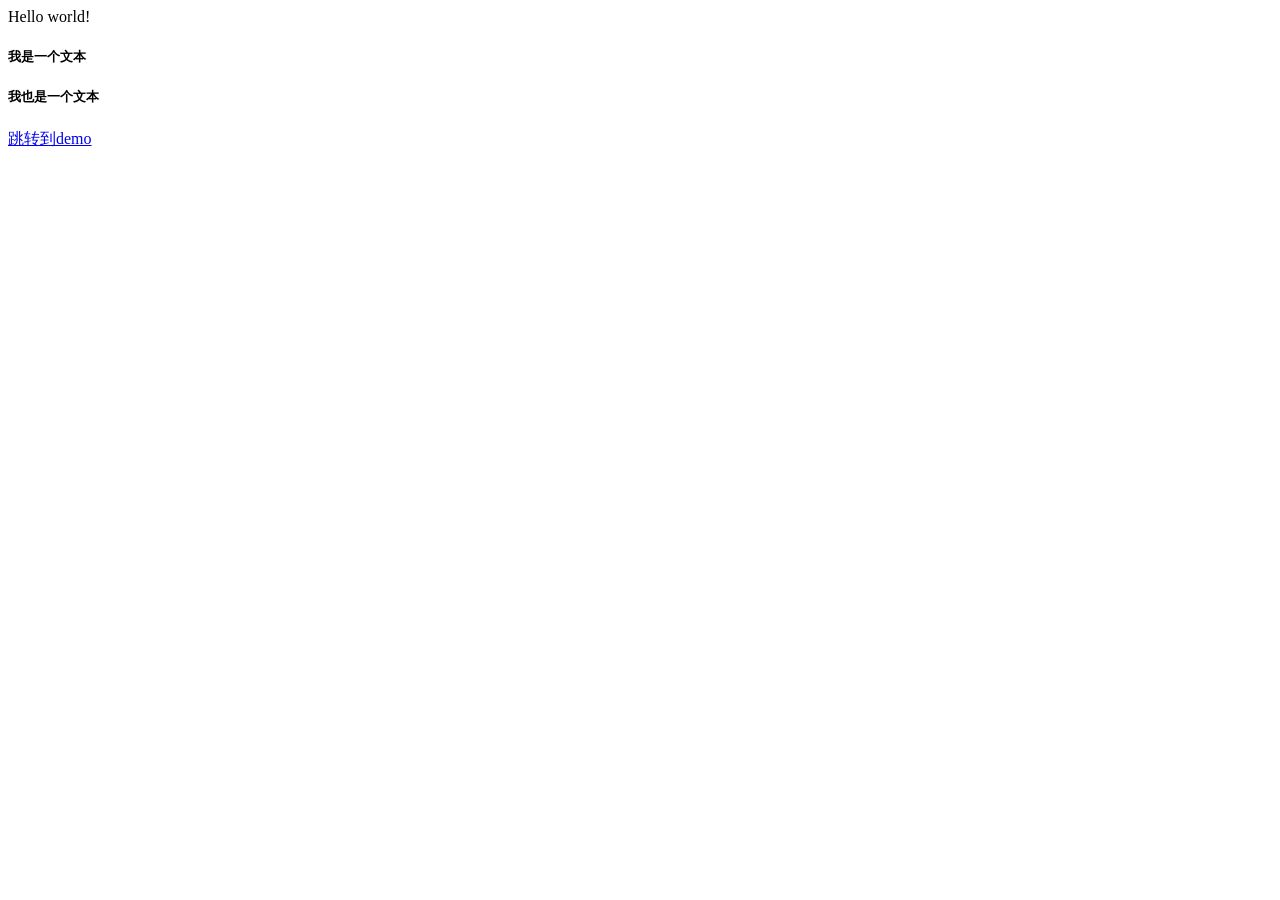
<file: index.html>
<!DOCTYPE html>
<html lang="en">
<head>
    <meta charset="UTF-8">
    <meta name="viewport" content="width=device-width, initial-scale=1.0">
    <meta http-equiv="X-UA-Compatible" content="ie=edge">
    <title>Document</title>
</head>
<body>
    Hello world!
    <h5>我是一个文本</h5>
    <h5>我也是一个文本</h5>
    <a href="demo.html">跳转到demo</a>
</body>
</html>
</file>
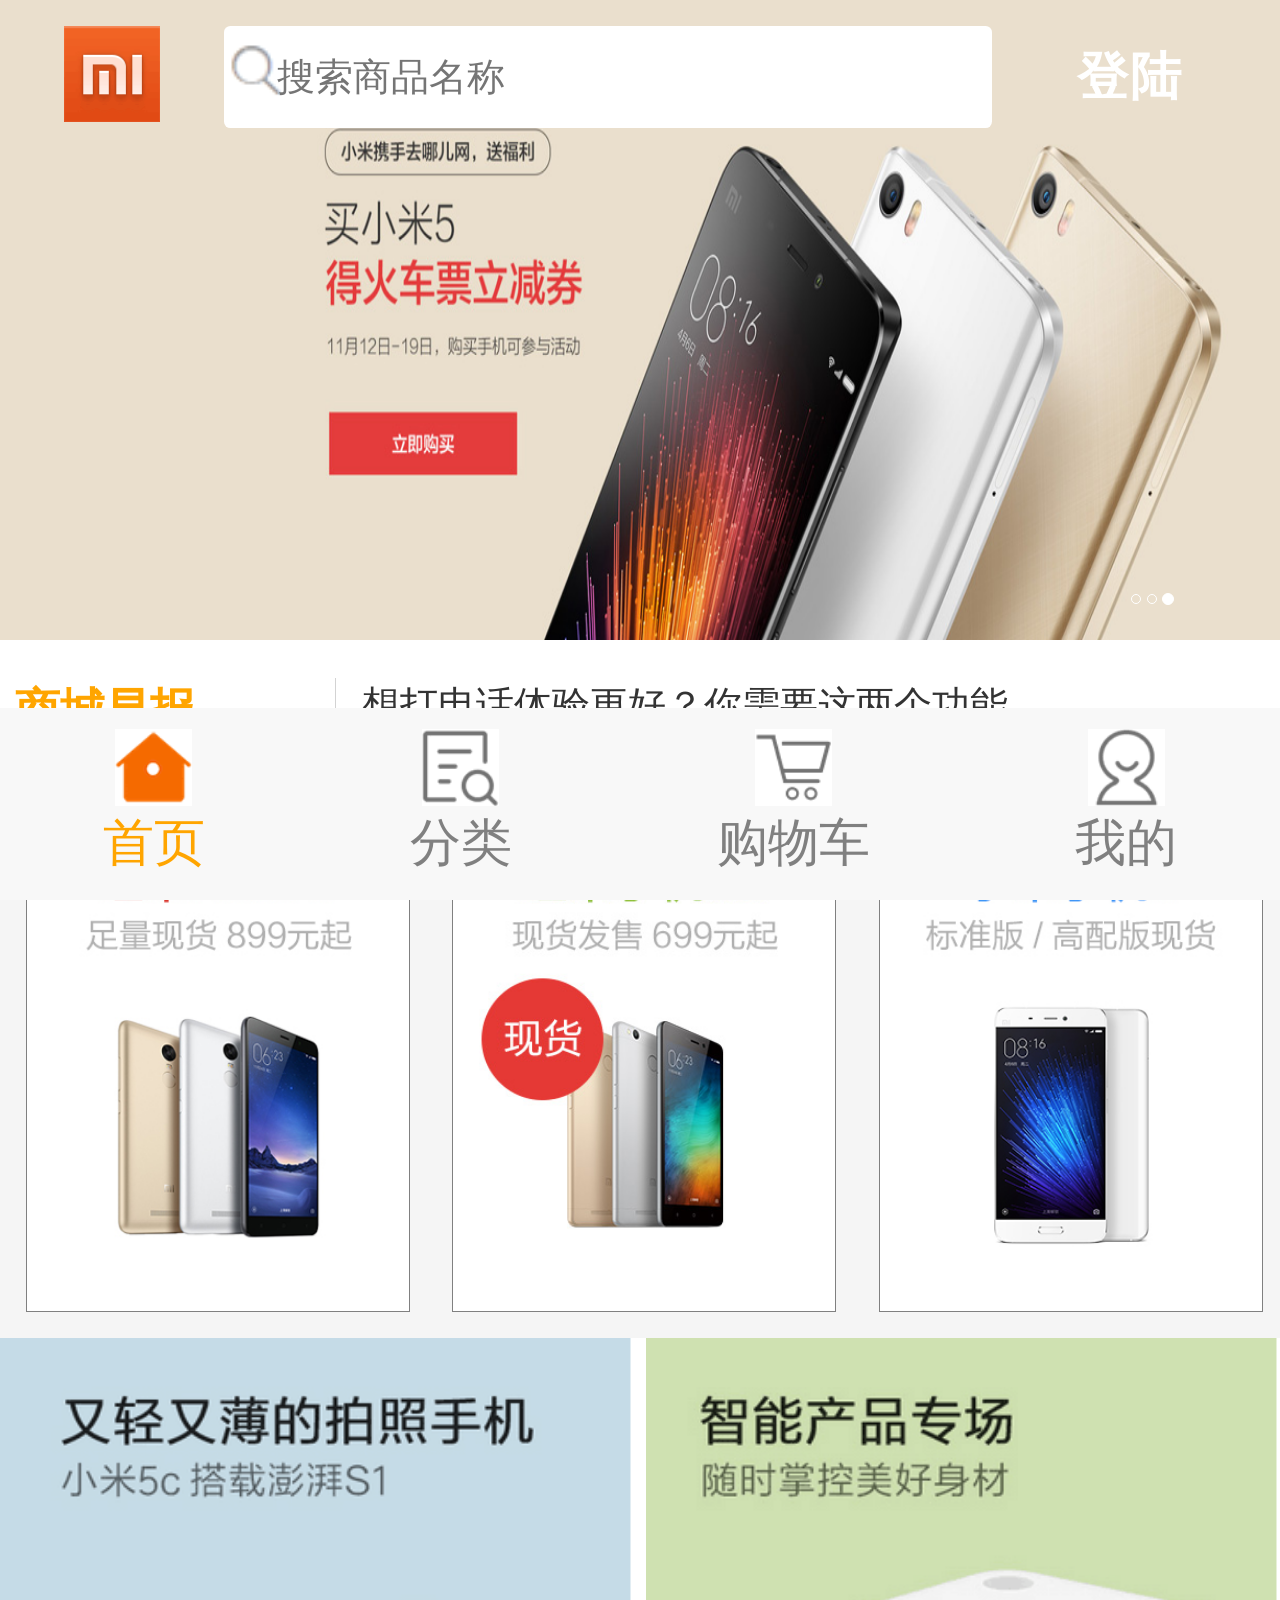
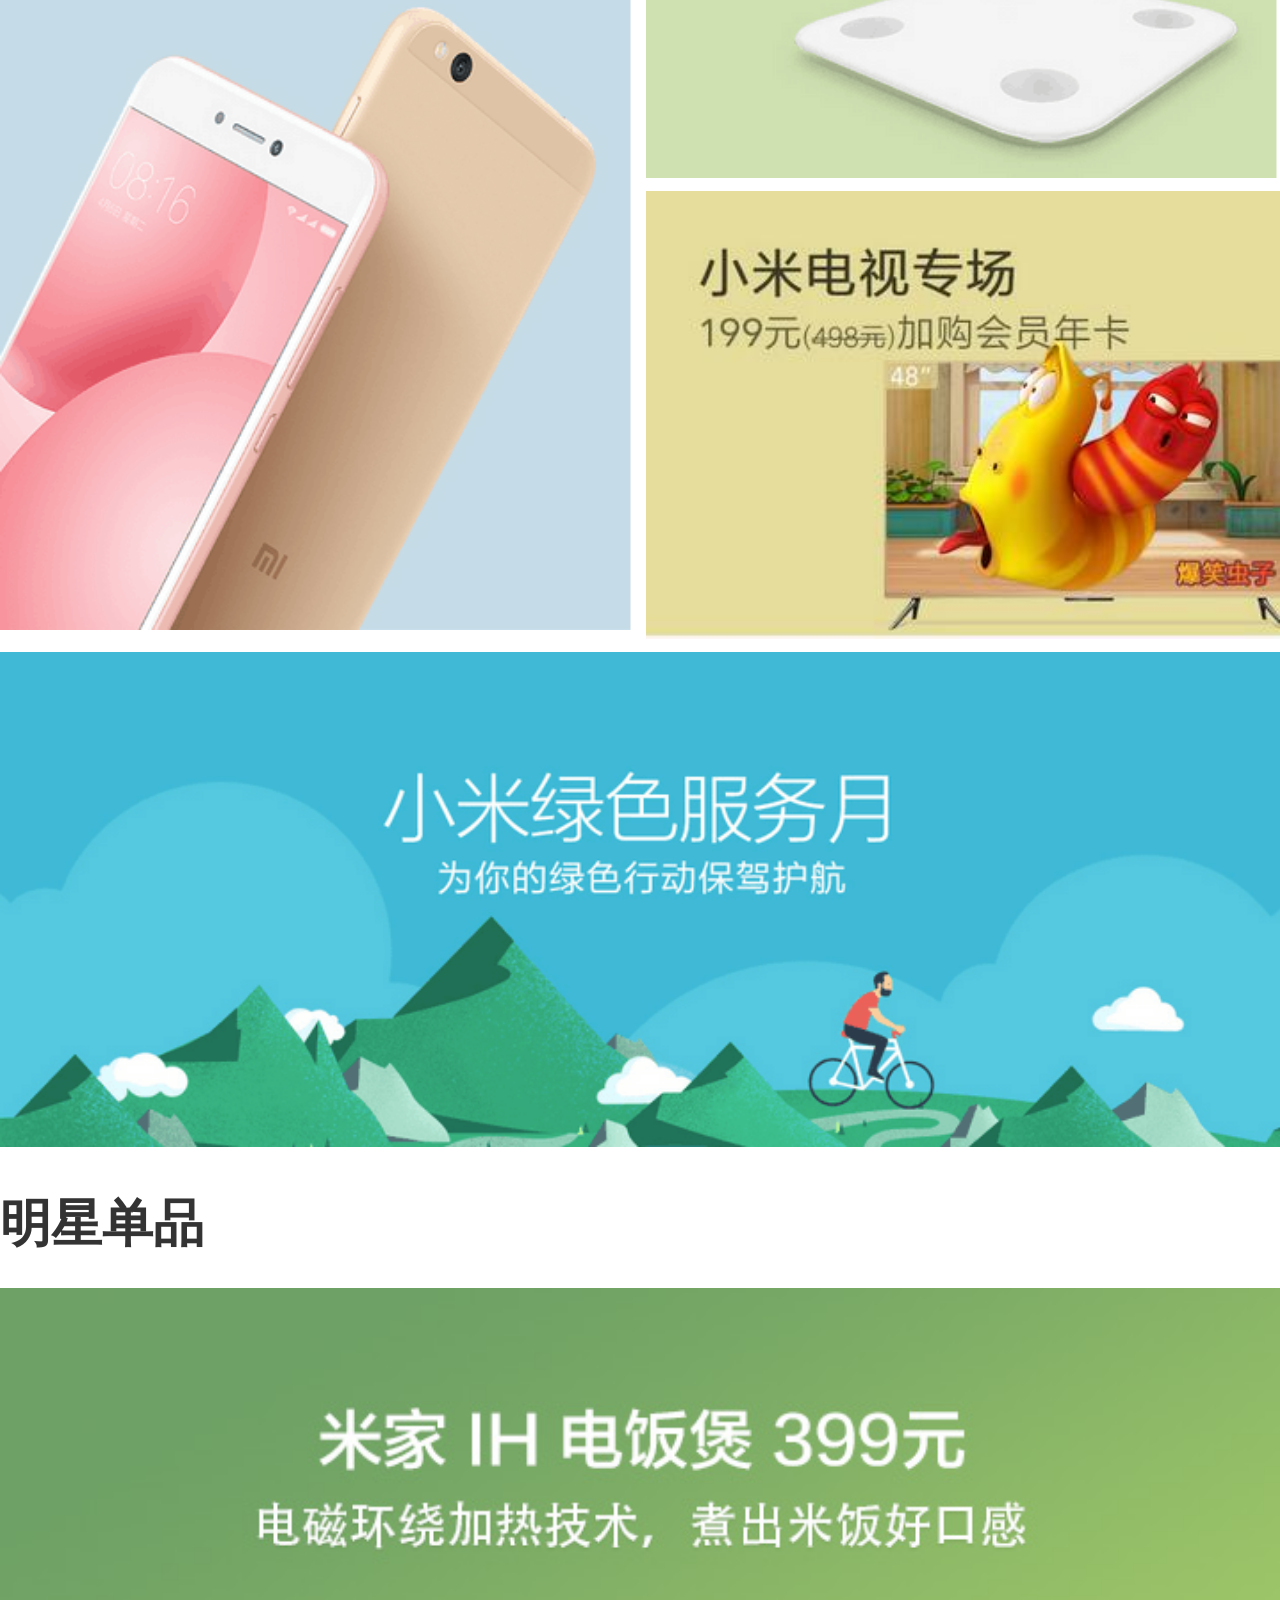
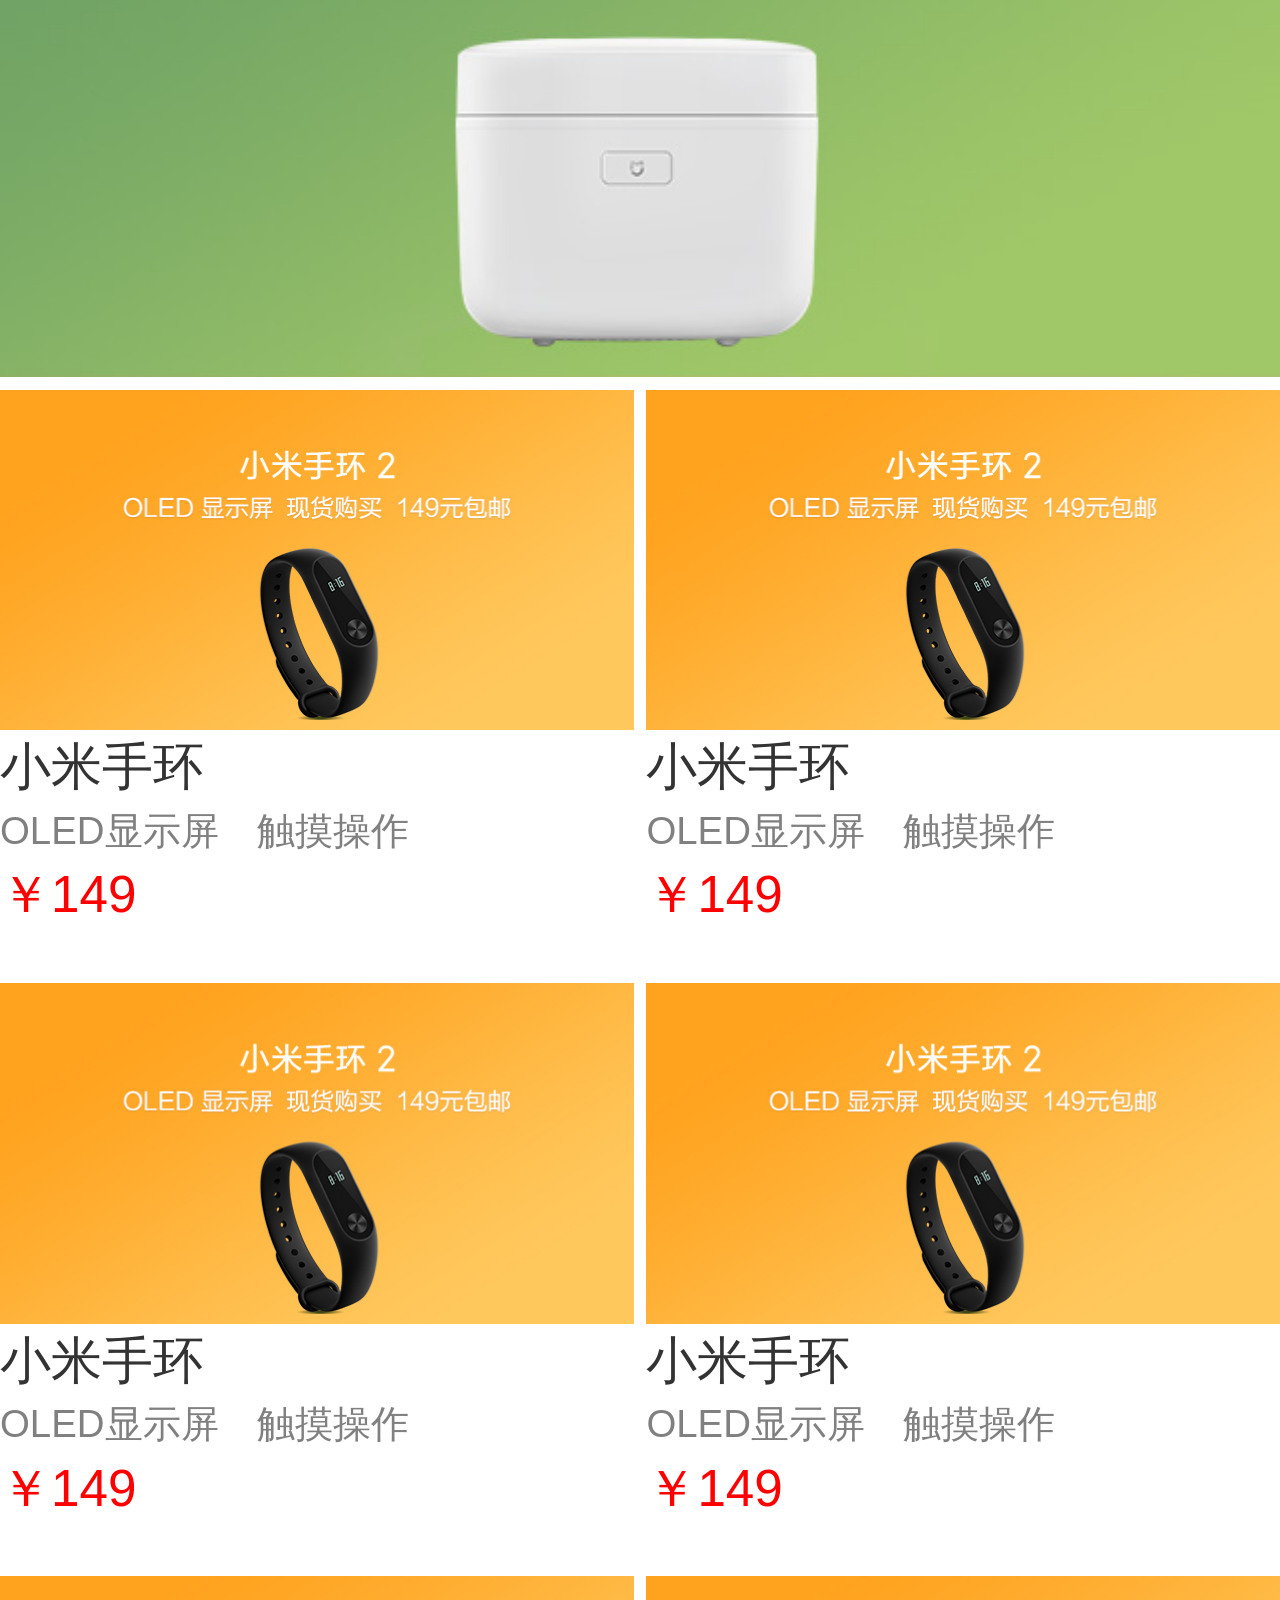
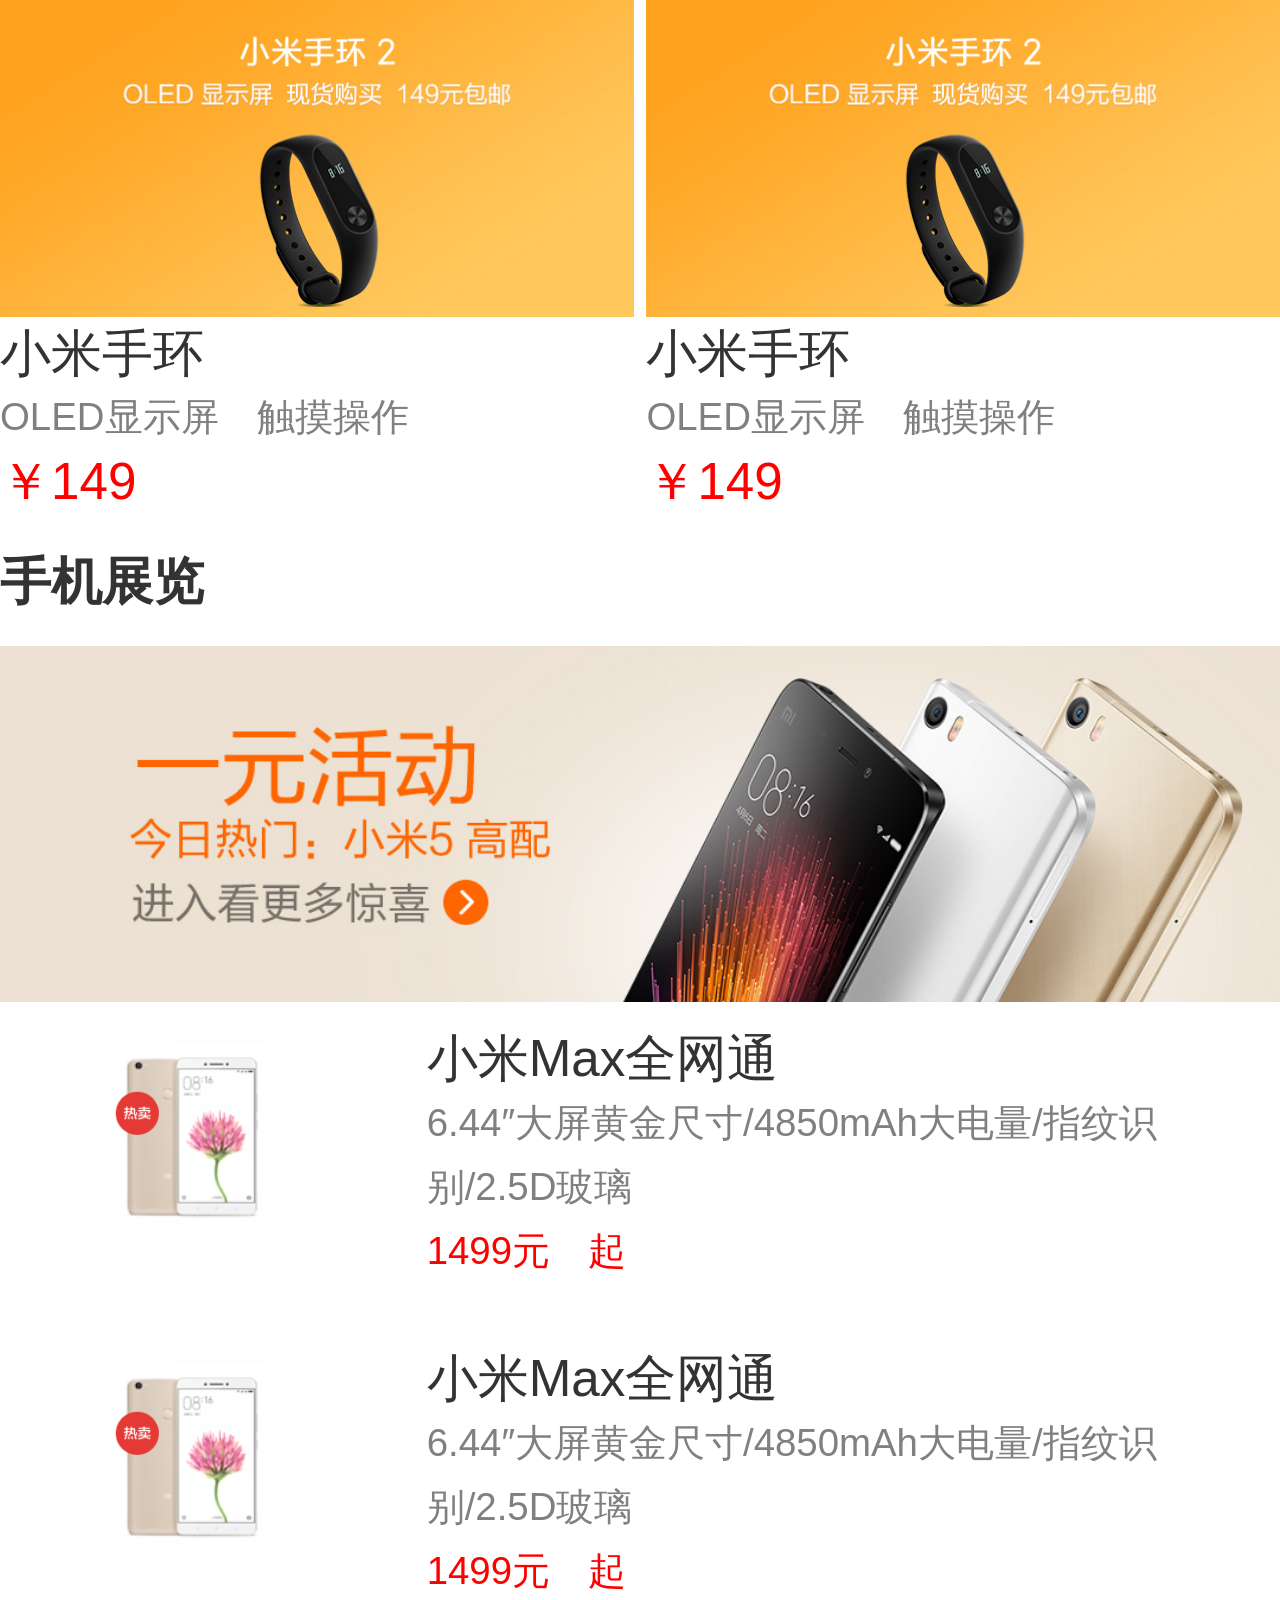
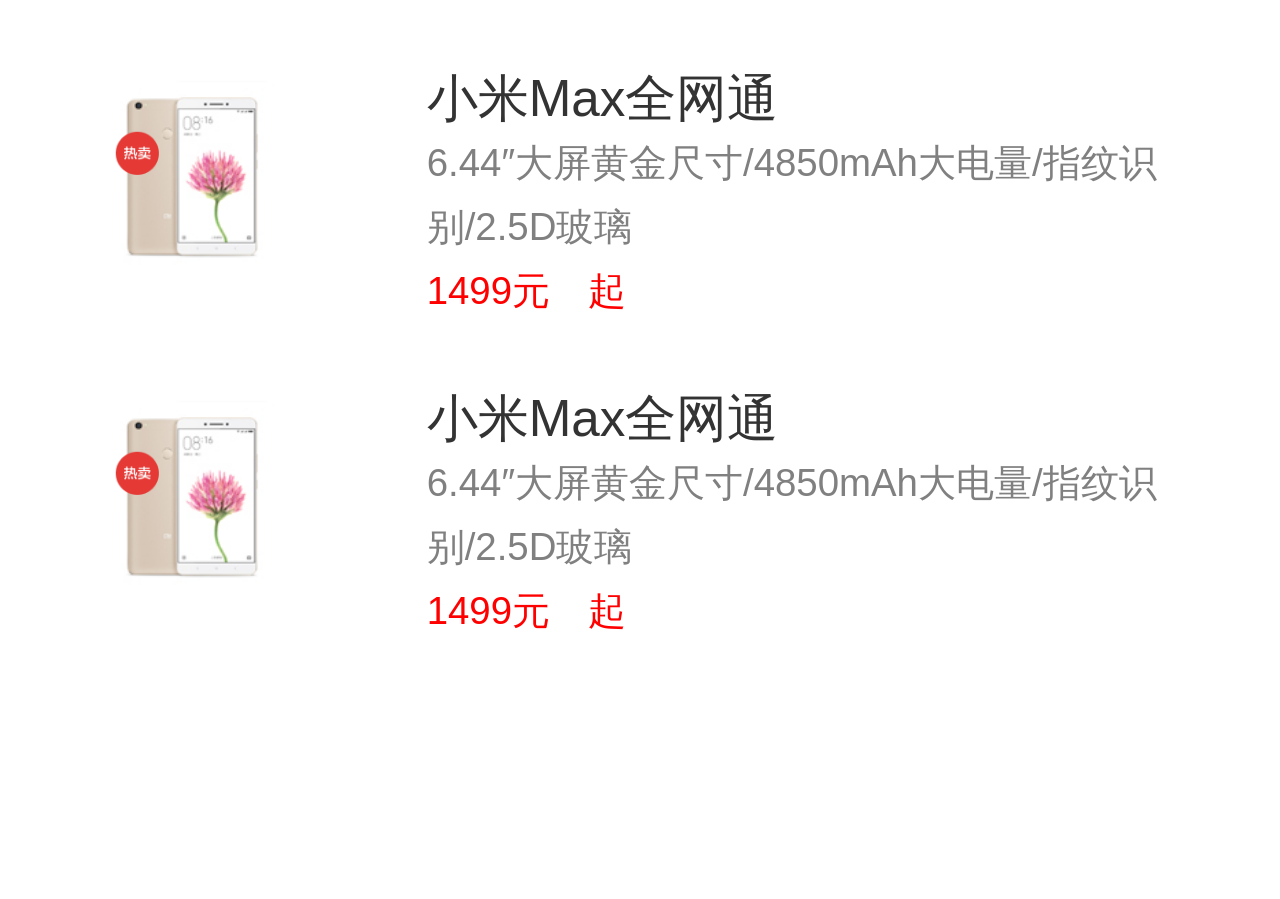
<file: mi/index.html>
<!DOCTYPE html>
<html lang="zh-CN">
    <head>
        <meta charset="utf-8">
        <meta http-equiv="X-UA-Compatible" content="IE=edge">
        <meta name="viewport" content="width=device-width, initial-scale=1, maximum-scale=1, user-scalable=no">
        <meta name="author" content="JiaKunPeng">
        <title>小米商城-小米官方网站</title>
        <link href="bootstrap/css/bootstrap.min.css" rel="stylesheet">
        <link rel="icon" href="image/mimall/favicon.ico">
        <meta name="keywords" content="小米，商城、官网、手机、红米">
        <link rel="stylesheet" href="style样式/01-stylesheet.css">
        <style>
            
        </style>
    </head>
    <body>
        <header class="container-fluid navbar-fixed-top" id="header">
            <img src="image/milogin/touch-icon.png" alt="logo" class="col-xs-1">
            <input type="text" placeholder="&#x3000;搜索商品名称" class="col-xs-8">
            <a href="#" class="col-xs-2">登陆</a>
        </header>
        <main class="container-fluid">
            <!--滚动图-->
            <div id="carousel-example-generic" class="carousel slide" data-ride="carousel">
                <ol class="carousel-indicators">
                  <li data-target="#carousel-example-generic" data-slide-to="0" class="active"></li>
                  <li data-target="#carousel-example-generic" data-slide-to="1"></li>
                  <li data-target="#carousel-example-generic" data-slide-to="2"></li>
                </ol>
                <div class="carousel-inner" role="listbox">
                    <div class="item active">
                        <img src="image/mimall/bg3.jpg" alt="...">
                    </div>
                    <div class="item">
                        <img src="image/mimall/bg4.jpg" alt="...">
                    </div>
                    <div class="item">
                        <img src="image/mimall/bg7.jpg" alt="...">
                    </div>
                </div>
            </div>
            <div class="container-fluid paper">
                <b class="col-xs-3">商城早报</b>
                <div class="carousel-inner col-xs-8" role="listbox" data-ride="carousel" style="display: inline-block;width: 70vw;">
                    <span class="item active">想打电话体验更好？你需要这两个功能</span>
                    <span class="item">雷军：我会坚持把性价比这事做到极致</span>
                    <span class="item">女神节特别策划：小米女神赏</span>
                </div>
            </div>
            <!--平铺图-->
            <div class="banner">
                <a href="" class="col-xs-4"><img src="image/mimall/mi-note-3.jpg" alt="" ></a>
                <a href="" class="col-xs-4"><img src="image/mimall/mi-red-3s.jpg" alt="" ></a>
                <a href="" class="col-xs-4"><img src="image/mimall/mi-5.jpg" alt="" ></a>
            </div>
            <div class="maintop">
                <img src="image/milogin/a.png" alt="">
                <div>
                    <img src="image/milogin/b.png" alt="">
                    <img src="image/milogin/c.jpg" alt="">
                </div>
                <section>
                    <img src="image/milogin/d.png" alt="">
                </section>
            </div>
            <div class="maincenter">
                <h5>明星单品</h5>
                <img src="image/mimall/jj.jpg" alt="">
                <div class="maincenter_list">
                    <div>
                        <img src="image/milogin/e.jpg" alt="">
                        <p>小米手环</p>
                        <p>OLED显示屏&#x3000;触摸操作</p>
                        <p>￥149</p>
                    </div>
                    <div>
                        <img src="image/milogin/e.jpg" alt="">
                        <p>小米手环</p>
                        <p>OLED显示屏&#x3000;触摸操作</p>
                        <p>￥149</p>
                    </div>
                    <div>
                        <img src="image/milogin/e.jpg" alt="">
                        <p>小米手环</p>
                        <p>OLED显示屏&#x3000;触摸操作</p>
                        <p>￥149</p>
                    </div>
                    <div>
                        <img src="image/milogin/e.jpg" alt="">
                        <p>小米手环</p>
                        <p>OLED显示屏&#x3000;触摸操作</p>
                        <p>￥149</p>
                    </div>
                    <div>
                        <img src="image/milogin/e.jpg" alt="">
                        <p>小米手环</p>
                        <p>OLED显示屏&#x3000;触摸操作</p>
                        <p>￥149</p>
                    </div>
                    <div>
                        <img src="image/milogin/e.jpg" alt="">
                        <p>小米手环</p>
                        <p>OLED显示屏&#x3000;触摸操作</p>
                        <p>￥149</p>
                    </div>
                </div>
            </div>
            <div class="mainbottom">
                <h5>手机展览</h5>
                <img src="image/milogin/banner.jpg" alt="">
            </div>
            <!--主体-->
            <div class="main_content">
                <div class="main_content_list">
                    <section class="col-xs-4"><img src="image/mimall/hot.png" alt=""></section>
                    <section class="col-xs-8">
                        <p>小米Max全网通</p>
                        <p>6.44″大屏黄金尺寸/4850mAh大电量/指纹识别/2.5D玻璃</p>
                        <p>1499元&#x3000;起</p>
                    </section>
                </div>
                <div class="main_content_list">
                    <section class="col-xs-4"><img src="image/mimall/hot.png" alt=""></section>
                    <section class="col-xs-8">
                        <p>小米Max全网通</p>
                        <p>6.44″大屏黄金尺寸/4850mAh大电量/指纹识别/2.5D玻璃</p>
                        <p>1499元&#x3000;起</p>
                    </section>
                </div>
                <div class="main_content_list">
                    <section class="col-xs-4"><img src="image/mimall/hot.png" alt=""></section>
                    <section class="col-xs-8">
                        <p>小米Max全网通</p>
                        <p>6.44″大屏黄金尺寸/4850mAh大电量/指纹识别/2.5D玻璃</p>
                        <p>1499元&#x3000;起</p>
                    </section>
                </div>
                <div class="main_content_list">
                    <section class="col-xs-4"><img src="image/mimall/hot.png" alt=""></section>
                    <section class="col-xs-8">
                        <p>小米Max全网通</p>
                        <p>6.44″大屏黄金尺寸/4850mAh大电量/指纹识别/2.5D玻璃</p>
                        <p>1499元&#x3000;起</p>
                    </section>
                </div>
            </div>
        </main>
        <footer class="navbar-fixed-bottom navbar-default" id="footer">
            <a href="#">
                <p></p>
                <p>首页</p>
            </a>
            <a href="02-index.html" class="active">
                <p></p>
                <p>分类</p>
            </a>
            <a href="03-index.html">
                <p></p>
                <p>购物车</p>
            </a>
            <a href="04-index.html">
                <p></p>
                <p>我的</p>
            </a>
        </footer>
        <script src="bootstrap/js/jquery.min.js"></script>
        <script src="bootstrap/js/bootstrap.min.js"></script>
        <script>
            $('.carousel').carousel({
                interval: 800
            })
            // $('.carousel-inner').carousel({
            //     interval: 1000
            // })
        </script>

    </body>
</html>
</file>
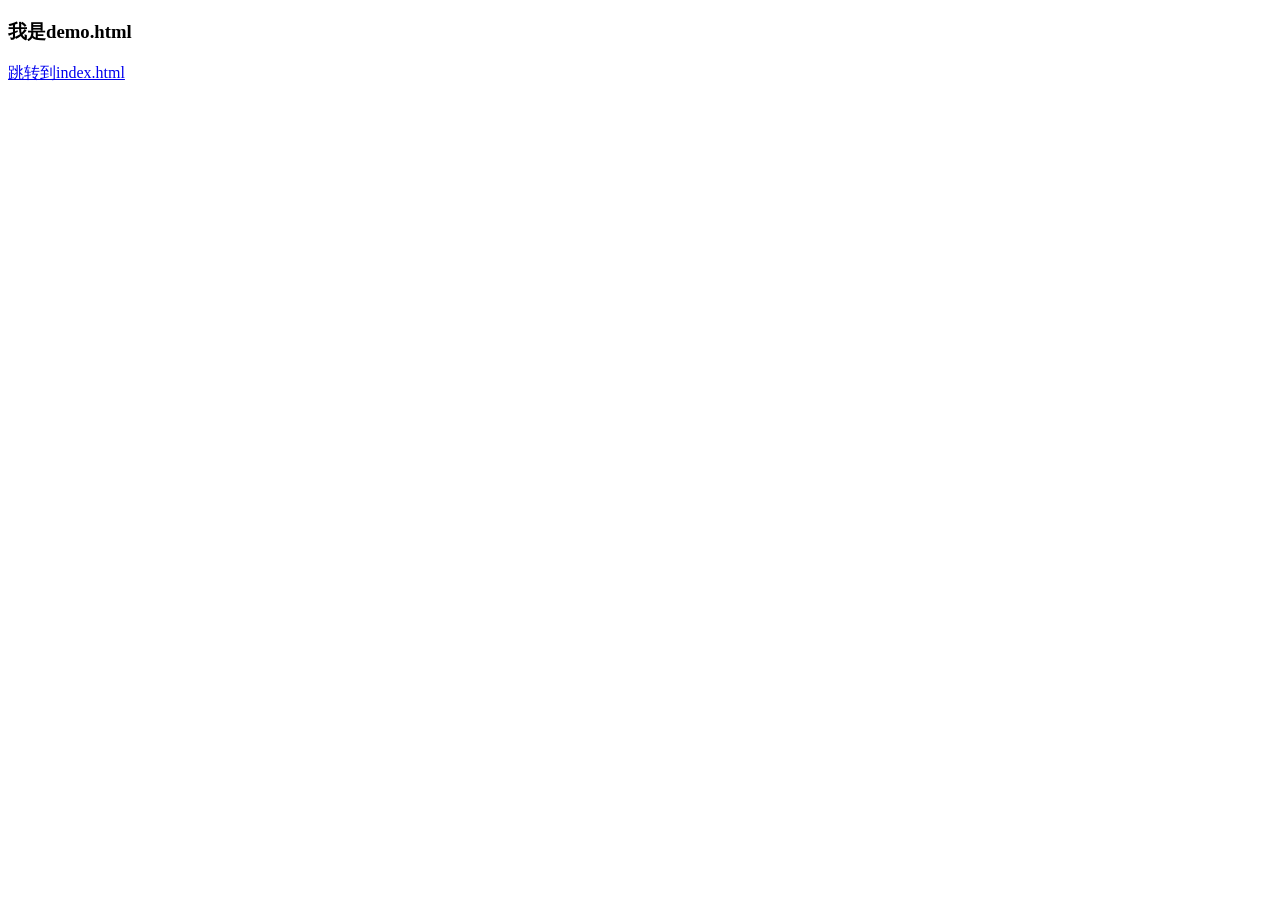
<file: demo.html>
<!DOCTYPE html>
<html lang="en">
<head>
    <meta charset="UTF-8">
    <meta name="viewport" content="width=device-width, initial-scale=1.0">
    <meta http-equiv="X-UA-Compatible" content="ie=edge">
    <title>Document</title>
</head>
<body>
    <h3>我是demo.html</h3>
    <a href="index.html">跳转到index.html</a>
</body>
</html>
</file>
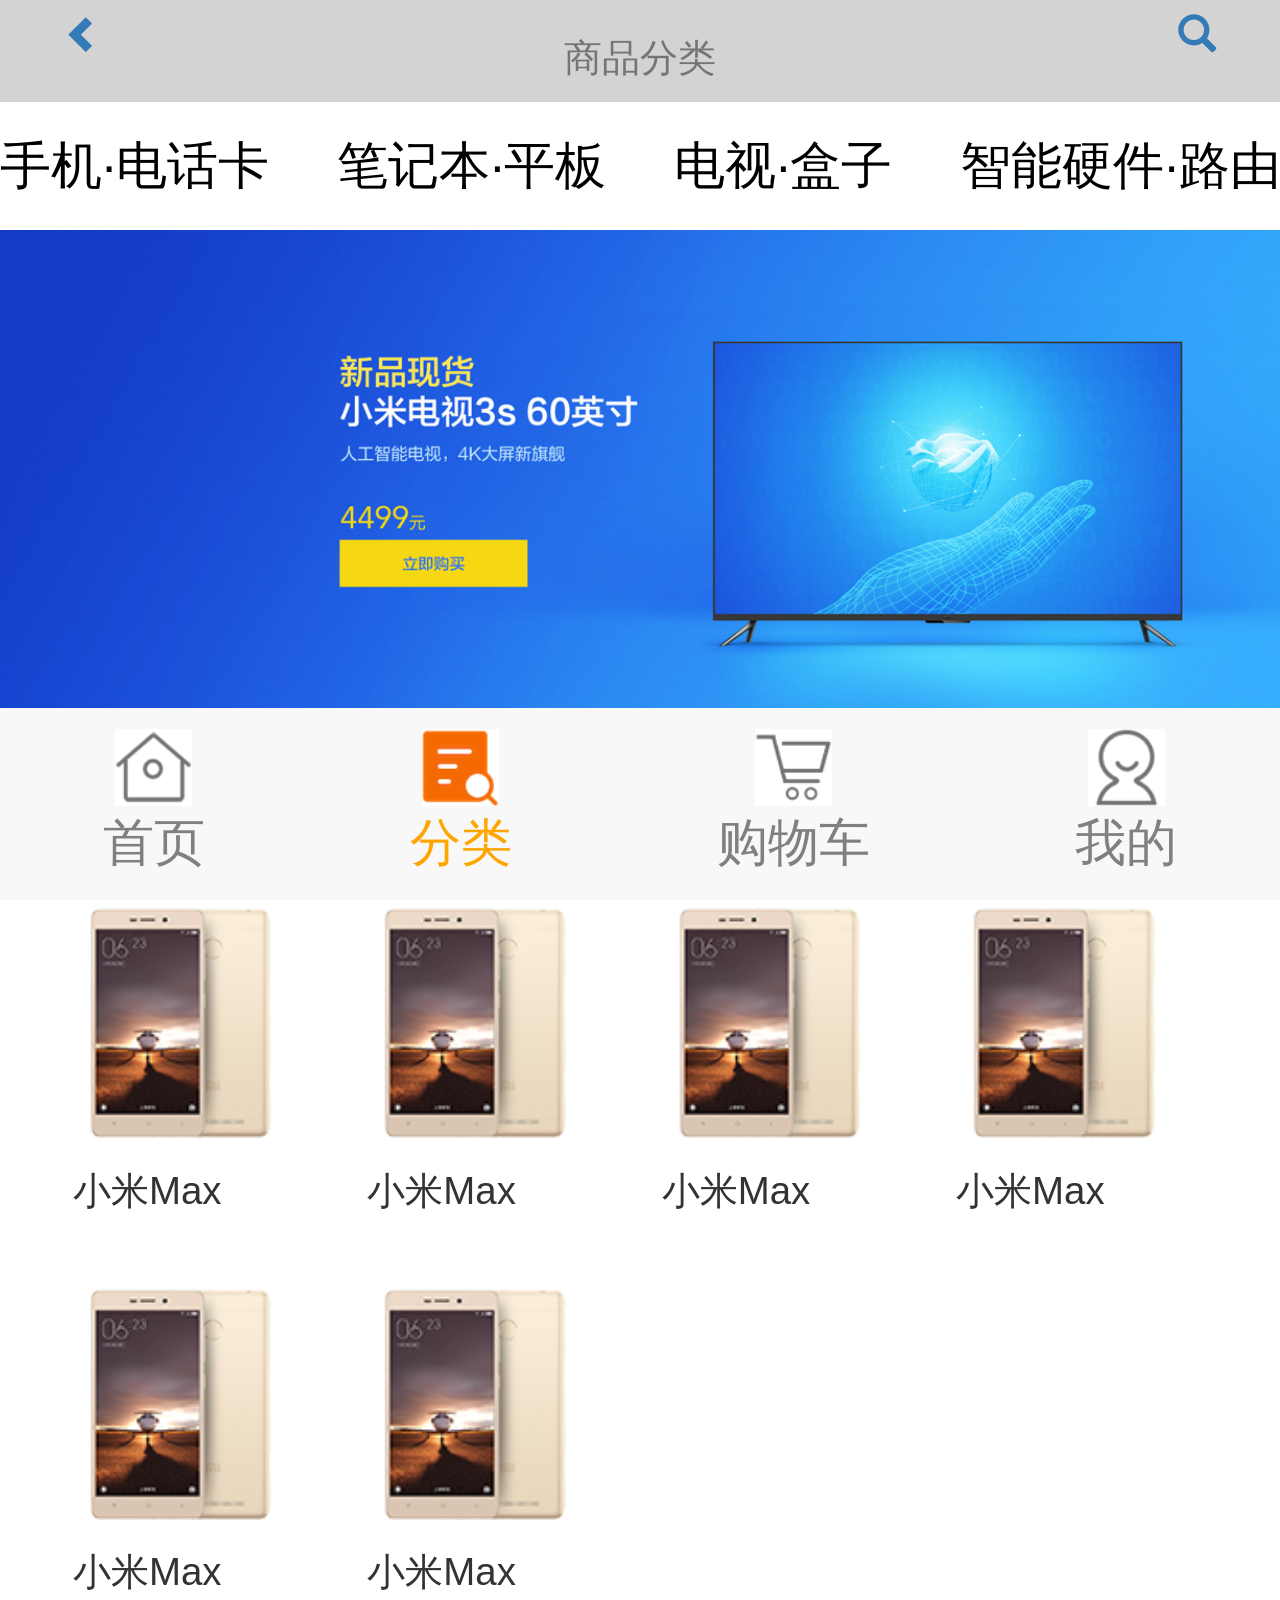
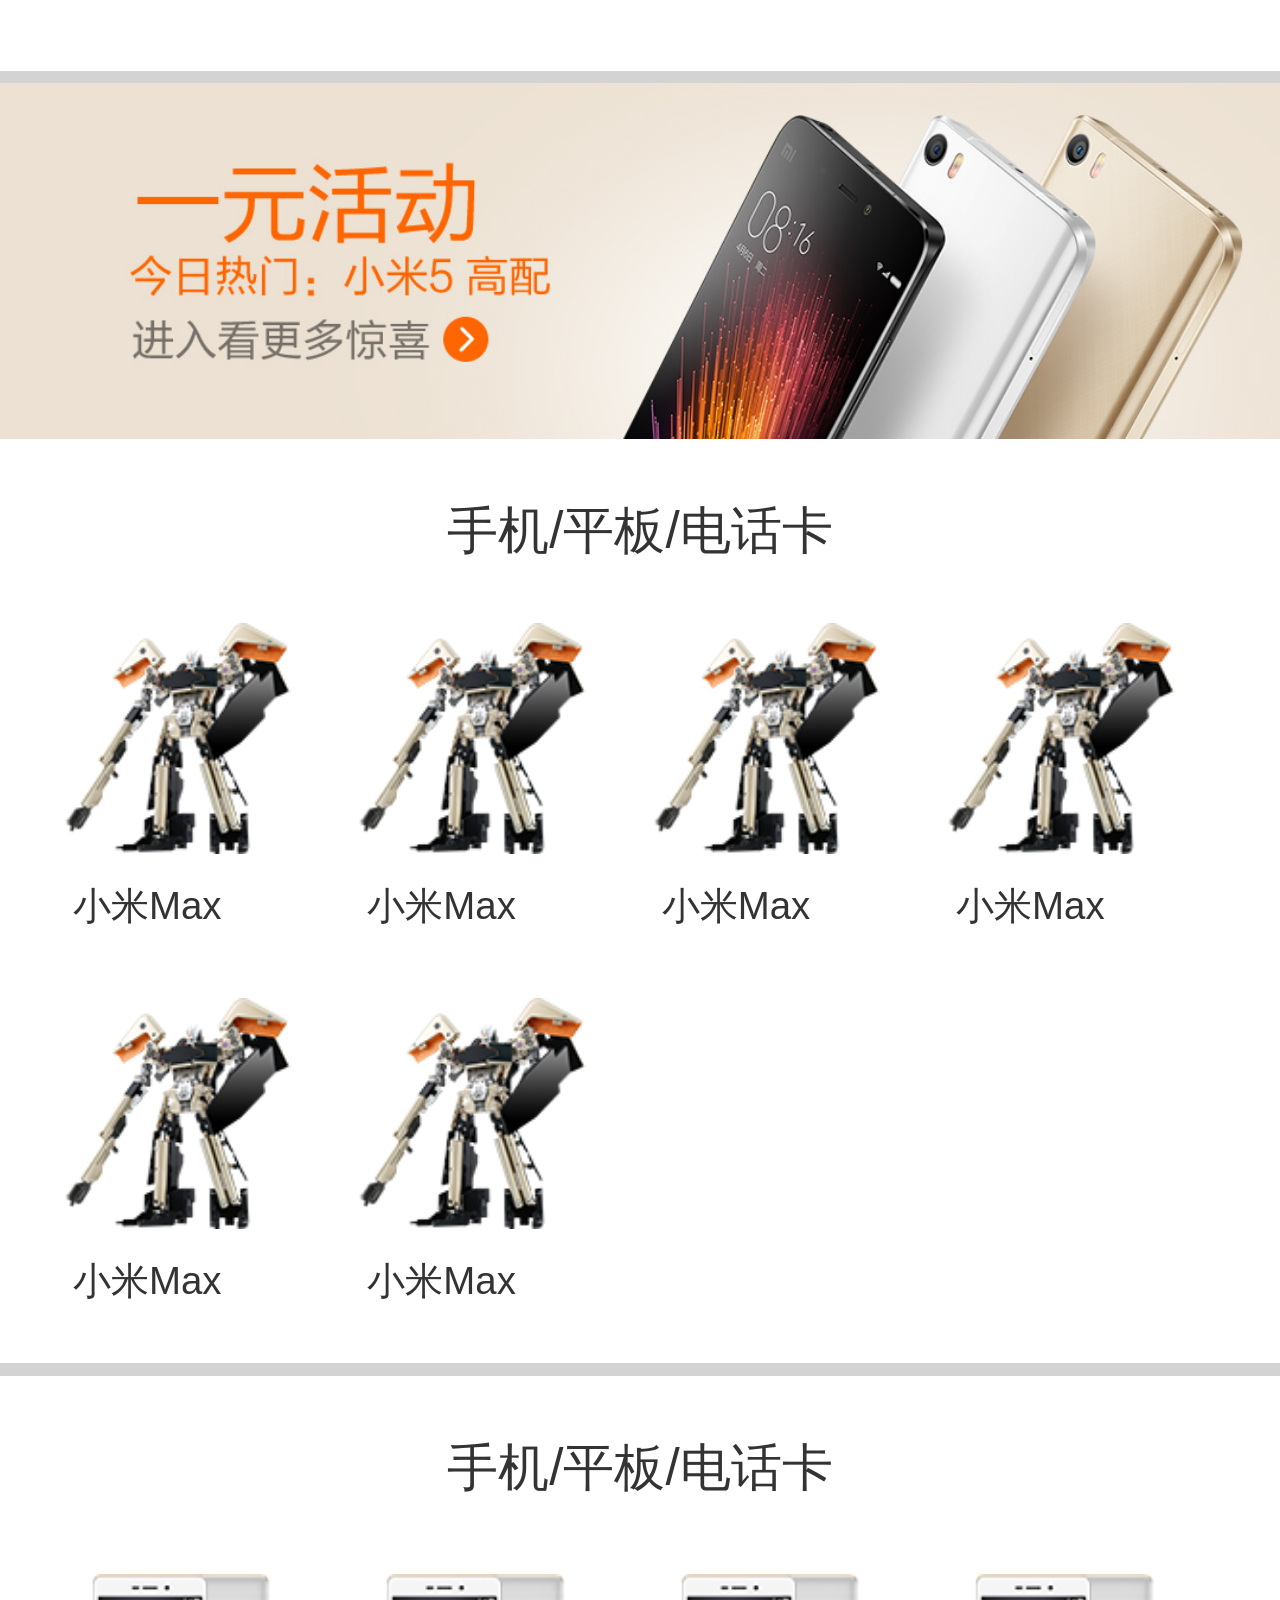
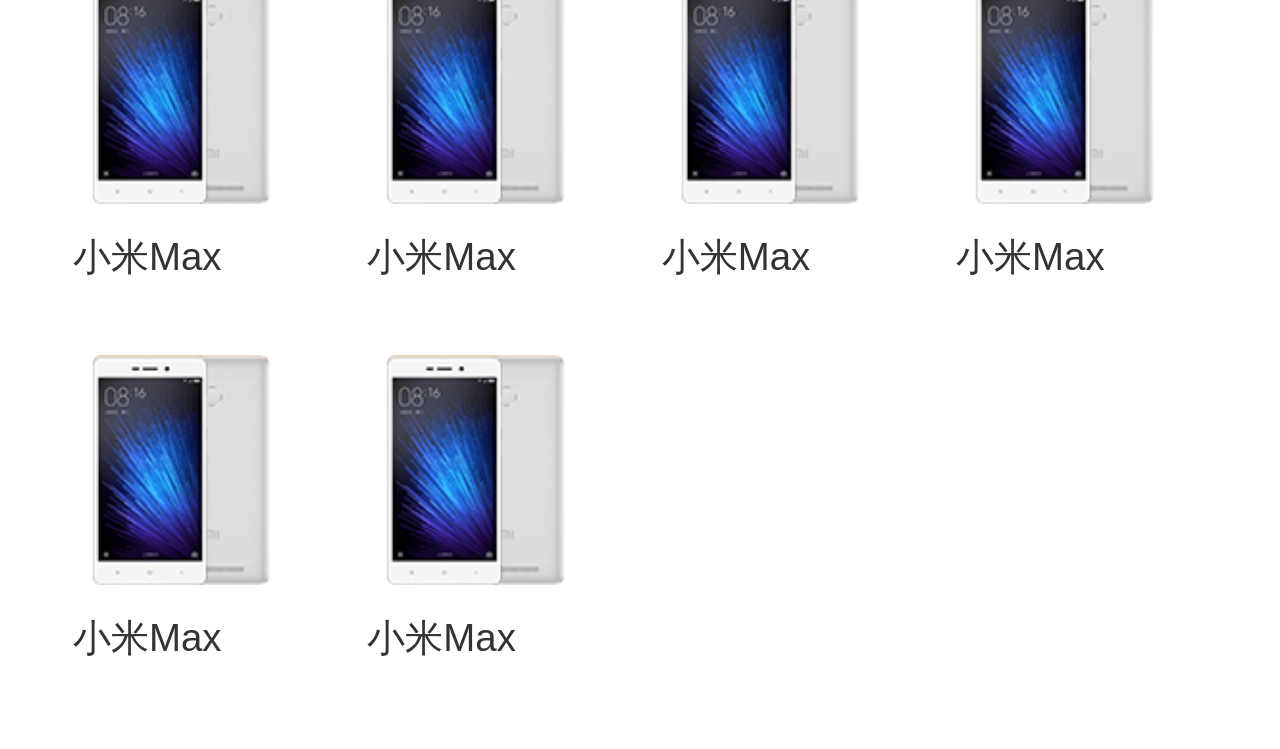
<file: mi/02-index.html>
<!DOCTYPE html>
<html lang="zh-CN">
    <head>
        <meta charset="utf-8">
        <meta http-equiv="X-UA-Compatible" content="IE=edge">
        <meta name="viewport" content="width=device-width, initial-scale=1, maximum-scale=1, user-scalable=no">
        <meta name="author" content="JiaKunPeng">
        <title>小米商城-红米Note4s</title>
        <link href="bootstrap/css/bootstrap.min.css" rel="stylesheet">
        <link rel="icon" href="image/mimall/favicon.ico">
        <meta name="keywords" content="小米，商城、官网、手机、红米">
        <link rel="stylesheet" href="style样式/02-stylesheet.css">
        <style>
            
        </style>
    </head>
    <body>
        <nav>
            <div>
                <a href="01-index.html"><span class="glyphicon glyphicon-chevron-left"></span></a>
                <input type="text"  placeholder="商品分类">
                <a href="#"><span class="glyphicon glyphicon-search"></span></a>
            </div>
        </nav>
        <div class="banner">
            <h5>
                <a href="#tel">手机·电话卡</a>
                <a href="#note">笔记本·平板</a>
                <a href="#tel2">电视·盒子</a>
                <a href="">智能硬件·路由器</a>
                <a href="">移动电源·充电宝</a>
                <a href="">耳机·音箱</a>
                <a href="">小米生活方式</a>
                <a href="">优惠套餐</a>
            </h5>
            <img src="image/mimall/bg3.jpg" alt="">
        </div>
        <main class="main">
            <div class="main_top">
                <h5 id="tel">手机/平板/电话卡</h5>
                <div>
                    <section>
                        <img src="image/milogin/1.png" alt="">
                        <p>小米Max</p>
                    </section>
                    <section>
                        <img src="image/milogin/1.png" alt="">
                        <p>小米Max</p>
                    </section>
                    <section>
                        <img src="image/milogin/1.png" alt="">
                        <p>小米Max</p>
                    </section>
                    <section>
                        <img src="image/milogin/1.png" alt="">
                        <p>小米Max</p>
                    </section>
                    <section>
                        <img src="image/milogin/1.png" alt="">
                        <p>小米Max</p>
                    </section>
                    <section>
                        <img src="image/milogin/1.png" alt="">
                        <p>小米Max</p>
                    </section>
                </div>
            </div>
            <div class="main_center">
                <img src="image/milogin/banner.jpg" alt="">
                <h5 id="note">手机/平板/电话卡</h5>
                <div>
                    <section>
                        <img src="image/milogin/2.png" alt="">
                        <p>小米Max</p>
                    </section>
                    <section>
                        <img src="image/milogin/2.png" alt="">
                        <p>小米Max</p>
                    </section>
                    <section>
                        <img src="image/milogin/2.png" alt="">
                        <p>小米Max</p>
                    </section>
                    <section>
                        <img src="image/milogin/2.png" alt="">
                        <p>小米Max</p>
                    </section>
                    <section>
                        <img src="image/milogin/2.png" alt="">
                        <p>小米Max</p>
                    </section>
                    <section>
                        <img src="image/milogin/2.png" alt="">
                        <p>小米Max</p>
                    </section>
                </div>
            </div>
            <div class="main_bottom">
                <h5 id="tel2">手机/平板/电话卡</h5>
                <div>
                    <section>
                        <img src="image/milogin/3.png" alt="">
                        <p>小米Max</p>
                    </section>
                    <section>
                        <img src="image/milogin/3.png" alt="">
                        <p>小米Max</p>
                    </section>
                    <section>
                        <img src="image/milogin/3.png" alt="">
                        <p>小米Max</p>
                    </section>
                    <section>
                        <img src="image/milogin/3.png" alt="">
                        <p>小米Max</p>
                    </section>
                    <section>
                        <img src="image/milogin/3.png" alt="">
                        <p>小米Max</p>
                    </section>
                    <section>
                        <img src="image/milogin/3.png" alt="">
                        <p>小米Max</p>
                    </section>
                </div>
            </div>
        </main>
        <footer class="navbar-fixed-bottom navbar-default" id="footer">
            <a href="01-index.html">
                <p></p>
                <p>首页</p>
            </a>
            <a href="02-index.html" class="active">
                <p></p>
                <p>分类</p>
            </a>
            <a href="03-index.html">
                <p></p>
                <p>购物车</p>
            </a>
            <a href="04-index.html">
                <p></p>
                <p>我的</p>
            </a>
        </footer>
        <script src="bootstrap/js/jquery.min.js"></script>
        <script src="bootstrap/js/bootstrap.min.js"></script>
    </body>
</html>
</file>
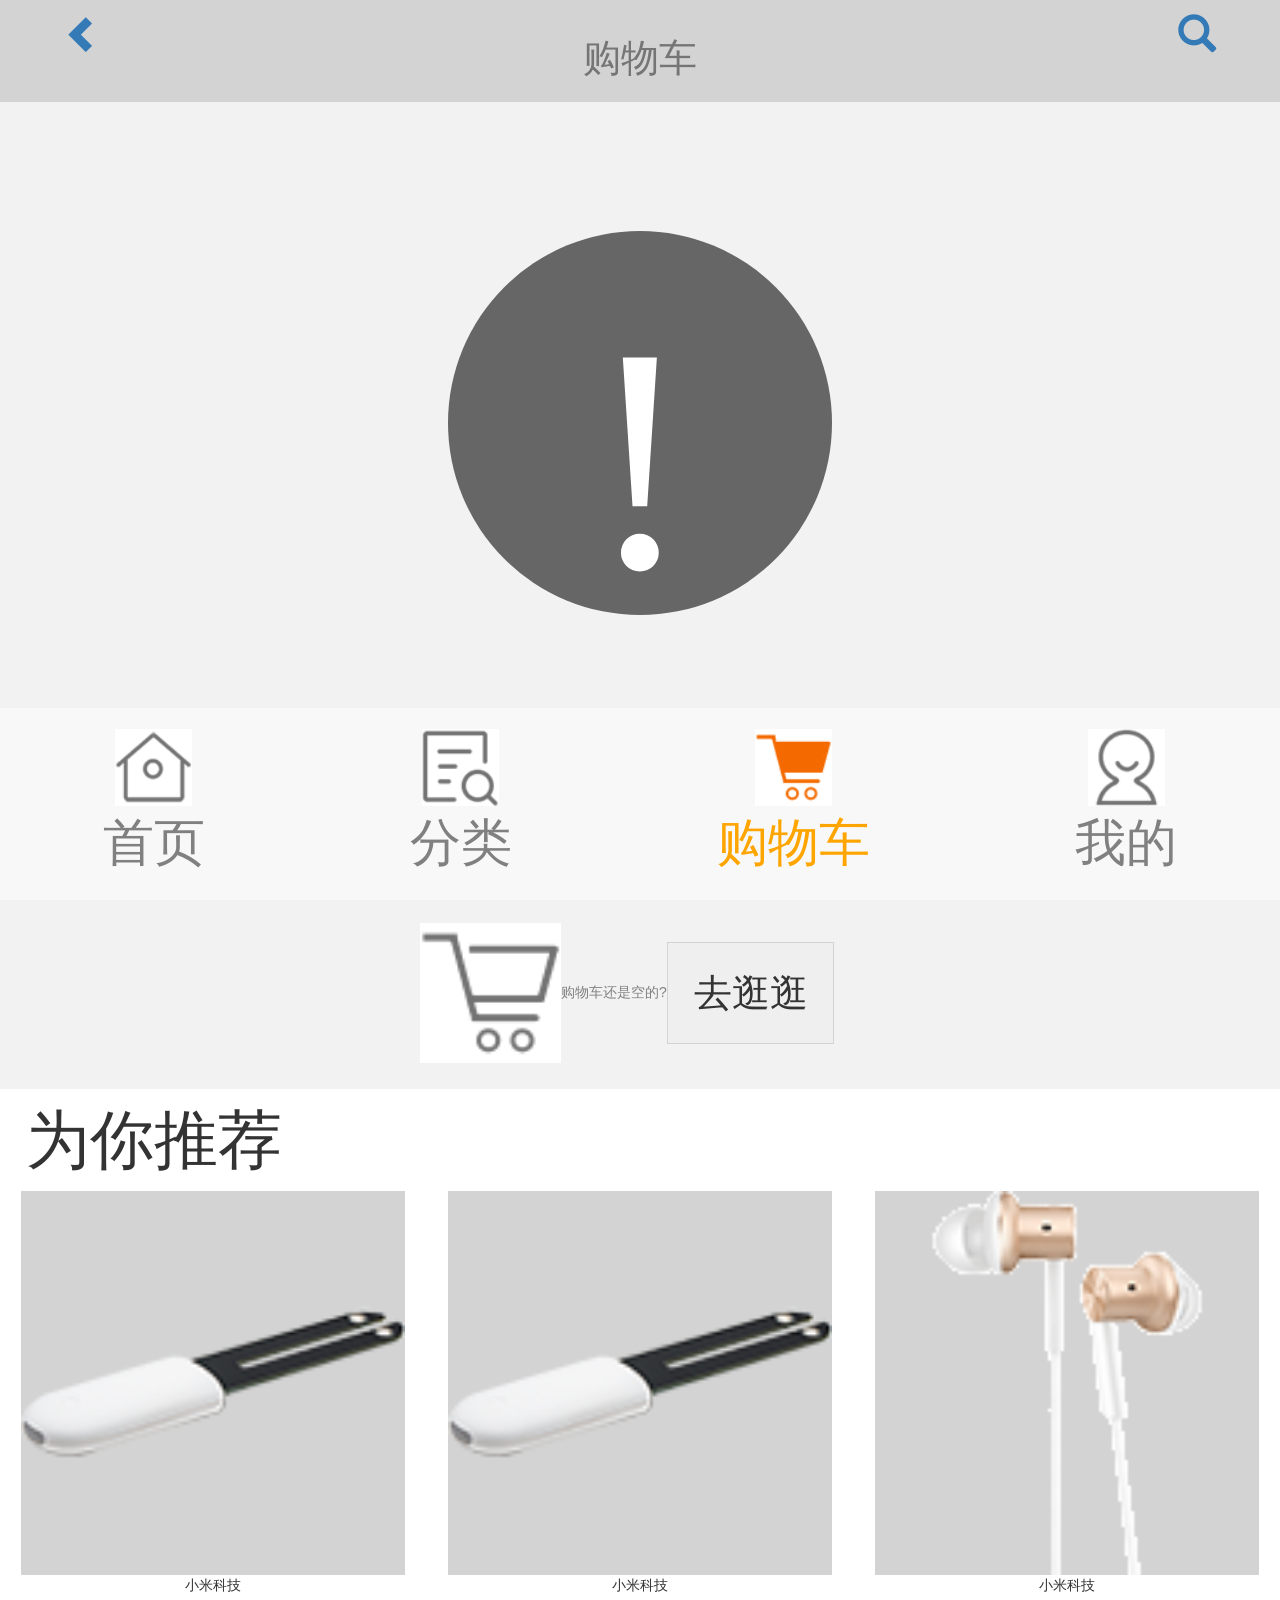
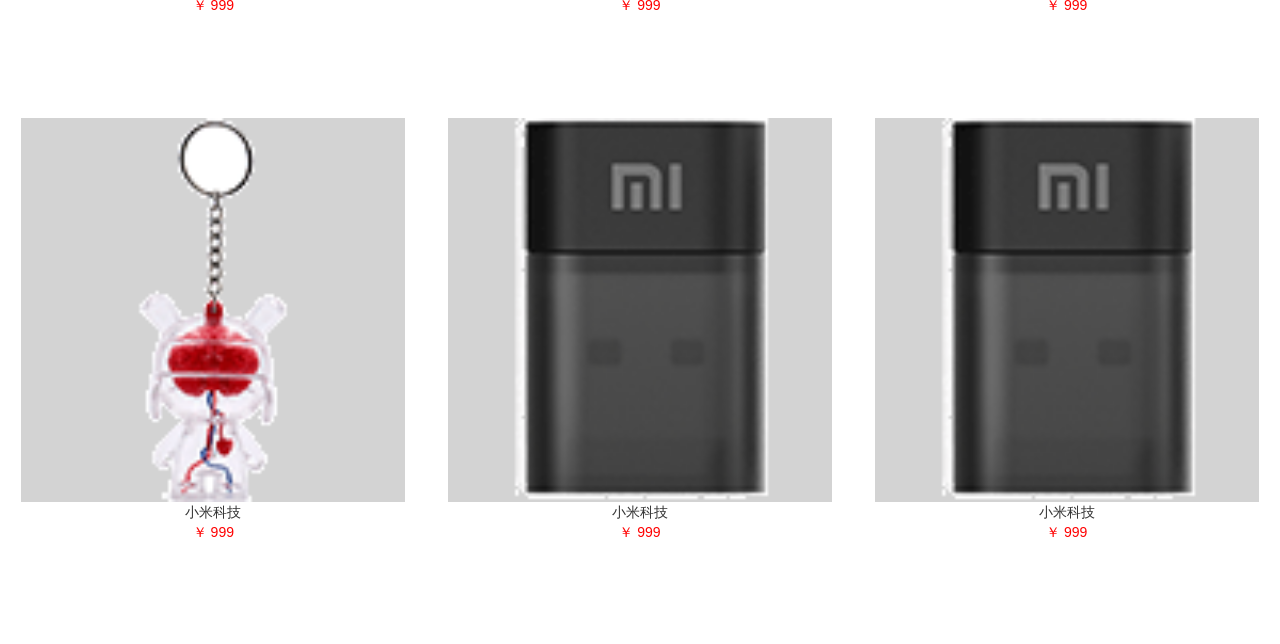
<file: mi/03-index.html>
<!DOCTYPE html>
<html lang="zh-CN">
    <head>
        <meta charset="utf-8">
        <meta http-equiv="X-UA-Compatible" content="IE=edge">
        <meta name="viewport" content="width=device-width, initial-scale=1, maximum-scale=1, user-scalable=no">
        <meta name="author" content="JiaKunPeng">
        <title>小米商城-小米官方网站</title>
        <link href="bootstrap/css/bootstrap.min.css" rel="stylesheet">
        <link rel="icon" href="image/mimall/favicon.ico">
        <meta name="keywords" content="小米，商城、官网、手机、红米">
        <link rel="stylesheet" href="style样式/03-stylesheet.css">
        <style>
            
        </style>
    </head>
    <body>
        <nav>
            <div>
                <a href="01-index.html"><span class="glyphicon glyphicon-chevron-left"></span></a>
                <input type="text"  placeholder="购物车">
                <a href="#"><span class="glyphicon glyphicon-search"></span></a>
            </div>
        </nav>
        <main>  
            <div class="banner">
                <p>!</p>
            </div>
            <div class="sign">
                <span>登陆后享更多优惠</span>
                <a href="">去登陆&gt;</a>
            </div>
            <div class="play">
                <section>
                     <p></p>
                     <p>购物车还是空的?</p>
                     <button>去逛逛</button>
                </section>
            </div>
            <p class="groom">为你推荐</p>
            <div class="pic">
                <section>
                    <img src="image/milogin/5.png" alt="">
                    <p>小米科技</p>
                    <p>￥&nbsp;999</p>
                </section>
                <section>
                    <img src="image/milogin/5.png" alt="">
                    <p>小米科技</p>
                    <p>￥&nbsp;999</p>
                </section>
                <section>
                    <img src="image/milogin/6.png" alt="">
                    <p>小米科技</p>
                    <p>￥&nbsp;999</p>
                </section>
                <section>
                    <img src="image/milogin/7.png" alt="">
                    <p>小米科技</p>
                    <p>￥&nbsp;999</p>
                </section>
                <section>
                    <img src="image/milogin/8.png" alt="">
                    <p>小米科技</p>
                    <p>￥&nbsp;999</p>
                </section>
                <section>
                    <img src="image/milogin/8.png" alt="">
                    <p>小米科技</p>
                    <p>￥&nbsp;999</p>
                </section>
            </div>
        </main>
        <footer class="navbar-fixed-bottom navbar-default" id="footer">
            <a href="01-index.html">
                <p></p>
                <p>首页</p>
            </a>
            <a href="02-index.html" class="active">
                <p></p>
                <p>分类</p>
            </a>
            <a href="03-index.html">
                <p></p>
                <p>购物车</p>
            </a>
            <a href="04-index.html">
                <p></p>
                <p>我的</p>
            </a>
        </footer>
        <script src="bootstrap/js/jquery.min.js"></script>
        <script src="bootstrap/js/bootstrap.min.js"></script>
    </body>
</html>
</file>
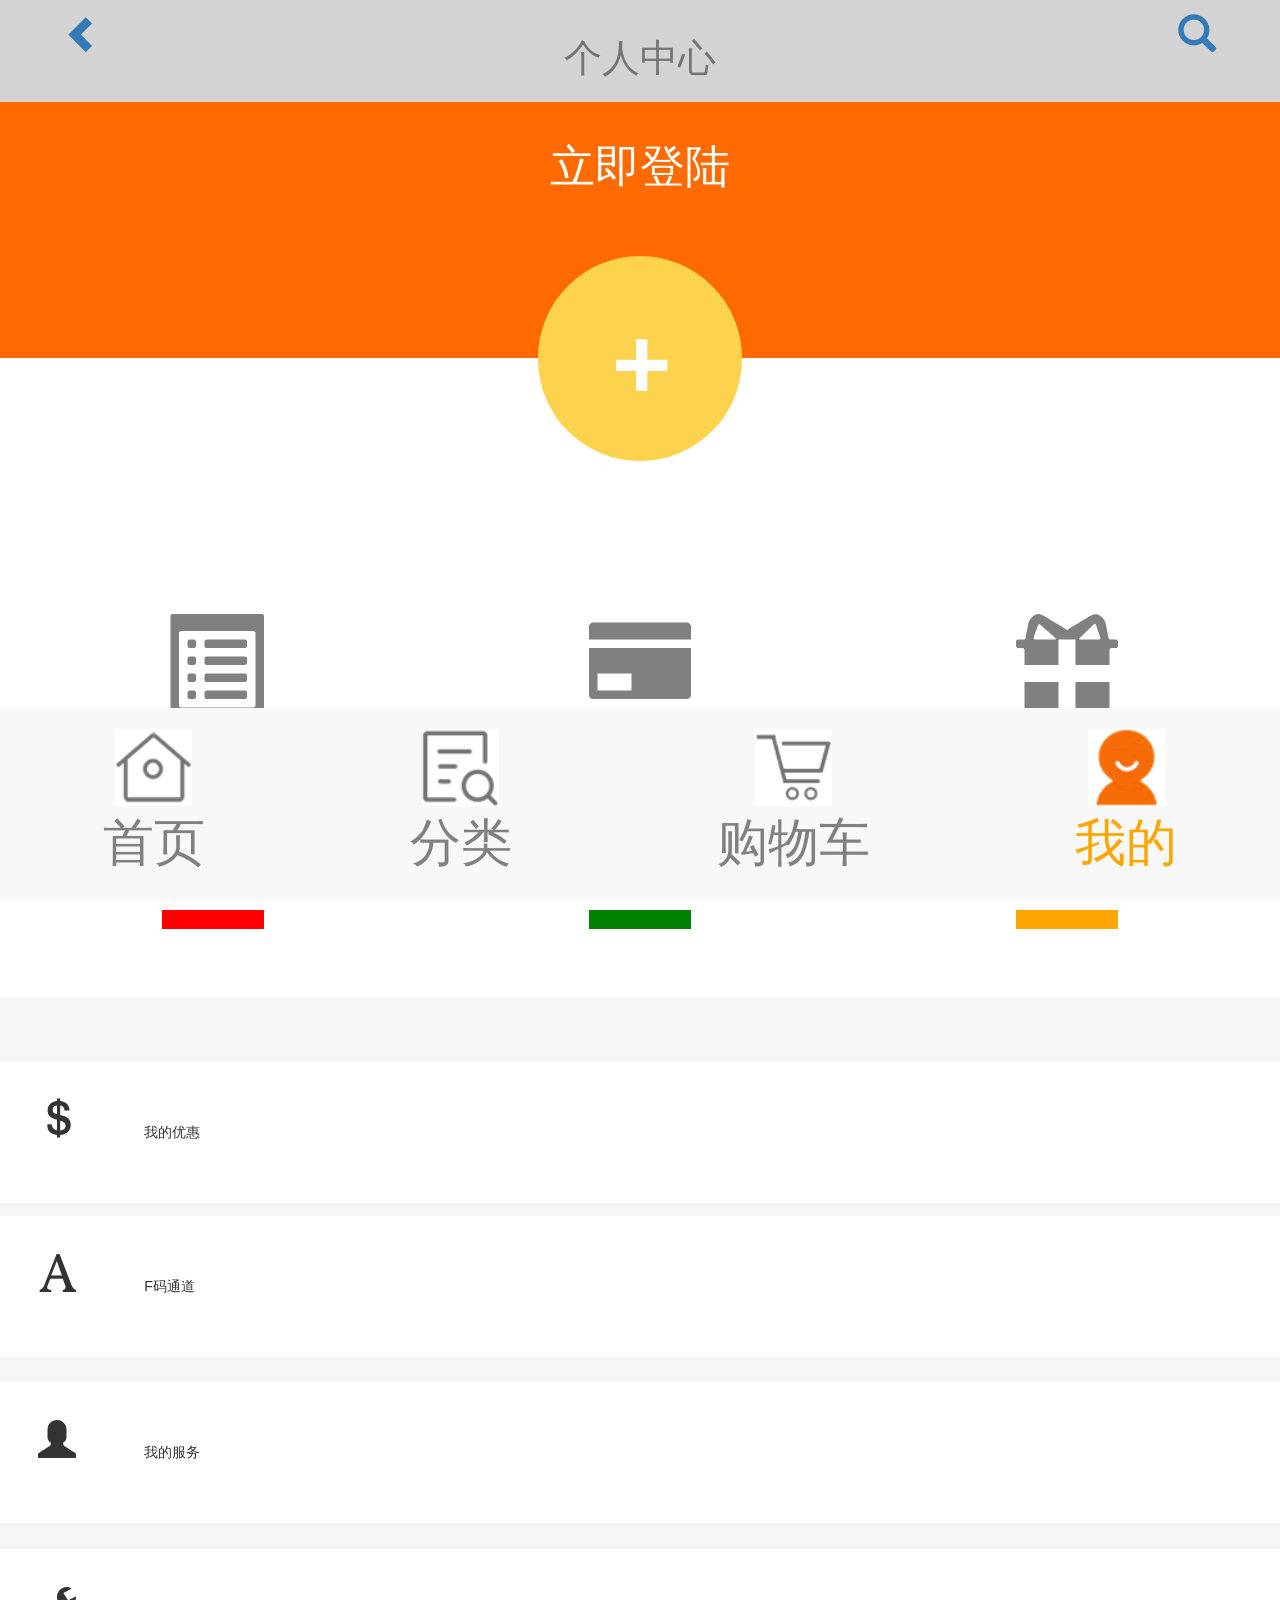
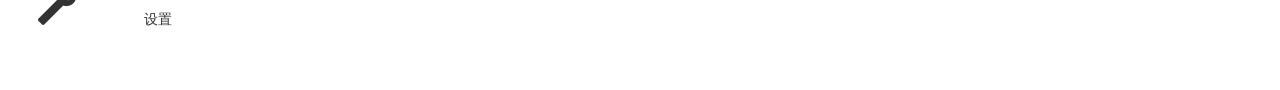
<file: mi/04-index.html>
<!DOCTYPE html>
<html lang="zh-CN">
    <head>
        <meta charset="utf-8">
        <meta http-equiv="X-UA-Compatible" content="IE=edge">
        <meta name="viewport" content="width=device-width, initial-scale=1, maximum-scale=1, user-scalable=no">
        <meta name="author" content="JiaKunPeng">
        <title>小米商城-小米手机</title>
        <link href="bootstrap/css/bootstrap.min.css" rel="stylesheet">
        <link rel="icon" href="image/mimall/favicon.ico">
        <meta name="keywords" content="小米，商城、官网、手机、红米">
        <link rel="stylesheet" href="style样式/04-stylesheet.css">
        <style>
            
        </style>
    </head>
    <body>
        <nav>
            <div>
                <a href="01-index.html"><span class="glyphicon glyphicon-chevron-left"></span></a>
                <input type="text"  placeholder="个人中心">
                <a href="#"><span class="glyphicon glyphicon-search"></span></a>
            </div>
        </nav>
        <div class="banner">
            <a href="#"><p>立即登陆</p></a>
            <h5></h5>
            <span>+</span>
        </div>
        <main>
            <div class="icon">
                <a href="">
                    <span class="glyphicon glyphicon-list-alt"></span>
                    <p>全部订单</p>
                </a>
                <a href="">
                    <span class="glyphicon glyphicon-credit-card"></span>
                    <p>待付款</p>
                </a>
                <a href="">
                    <span class="glyphicon glyphicon-gift"></span>
                    <p>待收货</p>
                </a>
            </div>
            <div class="all">   
                <div class="favour">
                    <span class="glyphicon glyphicon-usd"></span>
                    <span>我的优惠</span>
                </div>
                <div class="road">
                    <span class="glyphicon glyphicon-font"></span>
                    <span>F码通道</span>
                </div>
                <div class="serse">
                    <span class="glyphicon glyphicon-user"></span>
                    <span>我的服务</span>
                </div>
                <div class="set">
                    <span class="glyphicon glyphicon-wrench"></span>
                    <span>设置</span>
                </div>
            </div>
        </main>
        <footer class="navbar-fixed-bottom navbar-default" id="footer">
            <a href="01-index.html">
                <p></p>
                <p>首页</p>
            </a>
            <a href="02-index.html" >
                <p></p>
                <p>分类</p>
            </a>
            <a href="03-index.html">
                <p></p>
                <p>购物车</p>
            </a>
            <a href="04-index.html" class="active">
                <p></p>
                <p>我的</p>
            </a>
        </footer>
        <script src="bootstrap/js/jquery.min.js"></script>
        <script src="bootstrap/js/bootstrap.min.js"></script>
    </body>
</html>
</file>
<file: mi/style样式/01-stylesheet.css>
body,p,a,h5{
    margin: 0px;
    padding: 0px;
}
/*头部*/
#header{
    padding: 2vw 5vw;
    border: none;
    position: fixed
    
}
header img{
    padding: 0px !important;
}
header input{
    height: 8vw;
    border-radius: 0.5vw;
    font-size: 3vw;
    line-height: 5vw;
    margin-left: 5vw;
    border: none;
    background-color: white;
    background-image: url(../image/milogin/ss.png);
    background-repeat: no-repeat;
    background-size: 5vw;
    background-position: 0vw 1vw;
}
header a{
    font-size: 4vw;
    padding: 0px !important;
    text-align: right;
    color: white;
    font-weight: bold;
    letter-spacing: 0.2vw;
    line-height: 8vw;
}

/*滚动图*/
main[class="container-fluid"]{
    padding: 0px;
    /*margin-top: 10vw;*/
}
main ol li{
    position: relative;
    left: 40vw;
    font-size: 0.5vw;
}
main[class="container-fluid"] #carousel-example-generic img{
    width: 150vw;
    height: 50vw;
}
/*早报*/
.paper{
    padding: 3vw 0;
    background-color: white;
}
.paper b{
    color: orange;
    font-size: 3.5vw;
}
.paper span{
    font-size: 3vw;
    border-left: 1px solid lightgray;
    padding-left: 2vw;
}
.maintop img{
    width: 49.5vw;
}
.maintop div{
    width: 49.5vw;
    float: right;
}
.maintop div img:nth-child(1){
    margin-bottom: 1vw;
}
.maintop section img{
    width: 100vw;
    margin: 1vw 0;
}

.maincenter>h5{
    font-size: 4vw;
    font-weight: bold;
    line-height: 10vw;
}
.maincenter img{
    width: 100vw;
}
.maincenter_list{
    margin-top: 1vw;
}

.maincenter_list div img{
    width: 49.5vw;
}
.maincenter_list div:nth-of-type(1),.maincenter_list div:nth-of-type(3),.maincenter_list div:nth-of-type(5){
    float: left;
}
.maincenter_list div:nth-of-type(2),.maincenter_list div:nth-of-type(4),.maincenter_list div:nth-of-type(6){
    float: right;
}
.maincenter_list div p:nth-of-type(1){
    font-size: 4vw;
}
.maincenter_list div p:nth-of-type(2){
    font-size: 3vw;
    color: gray;
}
.maincenter_list div p:nth-of-type(3){
    font-size: 4vw;
    color: red;
    padding-bottom: 4vw;
}
.maincenter_list div:nth-of-type(5) p:nth-of-type(3){
    padding-bottom: 0vw;
}
.maincenter_list div:nth-of-type(6) p:nth-of-type(3){
    padding-bottom: 0vw;
}
.mainbottom>h5{
    font-size: 4vw;
    font-weight: bold;
    line-height: 10vw;
}
.mainbottom img{
    width: 100vw;
    margin-bottom: 2vw;
}








/*平铺图*/
.banner a img{
    width: 30vw;
    border: 1px solid gray;
}
.banner a{
    padding: 0px 2vw;
    background-color: #F5F5F5;
    padding-bottom: 2vw;
    padding-top: 2vw;
}
/*主体*/
.main_content section{
    padding: 0px;
    height: 40vw;
    margin-bottom: -15vw;
}
.main_content section:nth-of-type(1){
    background-image: url(../image/mimall/sec-1.jpg);
    background-repeat: no-repeat;
    background-size: 30vw;
    position: relative;
}
.main_content section img{
    width: 6vw;
    height: 6vw;
    border-radius: 3vw;
    position: absolute;
    left: 8vw;
    top: 4vw;    
}
.main_content section p{
    line-height: 5vw;
}
.main_content section p:nth-child(1){
    font-size: 4vw;
}
.main_content section p:nth-child(2){
    font-size: 3vw;
    color: gray;
}
.main_content section p:nth-child(3){
    font-size: 3vw;
    color: red;
}





/*脚部*/
footer{
    background-color: lightgray;
    display: flex;
    justify-content: space-around;
    height: 15vw;
    align-items: center;
}
footer a{
    color: gray;
    display: flex;
    flex-direction: column;
    align-items: center;
}
footer p:hover{
    color: orange;
}
footer a:nth-of-type(1) p{
    color: orange;
} 
footer p:nth-child(2){
    font-size: 4vw;
}
footer a p:nth-child(1){
    width: 6vw;
    height: 6vw;
    background-image: url(../image/milogin/spr1.png);
    background-repeat: no-repeat;
    background-size: 6vw 48vw;
}
footer a:nth-of-type(1) p:nth-child(1){
    background-position: 0 -36vw;
}
footer a:nth-of-type(2) p:nth-child(1){
    background-position: 0 -6vw;
}
footer a:nth-of-type(2) p:nth-child(1):hover{
    background-position: 0 0vw;
}
footer a:nth-of-type(3) p:nth-child(1){
    background-position: 0 -18vw;
}
footer a:nth-of-type(3) p:nth-child(1):hover{
    background-position: 0 -12vw;
}
footer a:nth-of-type(4) p:nth-child(1){
    background-position: 0 -30vw;
}
footer a:nth-of-type(4) p:nth-child(1):hover{
    background-position: 0 -24vw;
}
</file>
<file: mi/style样式/02-stylesheet.css>
body,p,a,h5{
    margin: 0px;
    padding: 0px;
}
/*导航条*/
nav{
    width: 100vw;
    background-color: lightgray;
}
nav div{
    width: 90vw;
    margin: 0px auto;
    display: flex;
    justify-content: space-between;
    padding: 1vw 0;
}
nav div a span{
    font-size: 3vw;
    line-height: 8vw;
}
nav div input{
    width: 40vw;
    height: 5vw;
    border: none;
    font-size: 3vw;
    margin-top: 1vw;
    background-color: #D3D3D3;
    text-align: center;
}
/*banner区域*/
.banner h5{
    width: 100vw;
    height: 10vw;
    line-height: 10vw;
    white-space: nowrap;
    overflow: auto;
    padding-bottom: 3vw;
}
.banner h5 a{
    color: black;
    font-size: 4vw;
    margin-right: 5vw;
    text-decoration: none;
}
.banner img{
    width: 100vw;
}




/*主体*/
main{
    background-color: lightgray;
}
main .main_top{
    height: 75vw;
    margin-bottom: 1vw;
    background-color: white;
}
main h5{
    display: block;
    width: 100vw;
    text-align: center;
    font-size: 4vw;
    font-weight: normal;
    padding: 5vw 0;
}
main p{
    text-align: center;
    font-size: 3vw;
    padding: 2vw 0 5vw 0;
}
main div{
    display: flex;
    flex-wrap: wrap;
}
main div img{
    width: 18vw;
    margin: 0 0vw 0vw 5vw;
}
main .main_center{
    height: 100vw;
    margin-bottom: 1vw;
    background-color: white;
}
main .main_bottom{
    height: 75vw;
    margin-bottom: 1vw;
    background-color: white;
}
.main_center>img{
    width: 100vw;
    margin-left: 0;
}

/*页脚*/
footer{
    background-color: lightgray;
    display: flex;
    justify-content: space-around;
    height: 15vw;
    align-items: center;
}
footer a{
    color: gray;
    display: flex;
    flex-direction: column;
    align-items: center;
}
footer p:hover{
    color: orange;
}
footer a:nth-of-type(2) p{
    color: orange;
} 
footer p:nth-child(2){
    font-size: 4vw;
}
footer a p:nth-child(1){
    width: 6vw;
    height: 6vw;
    background-image: url(../image/milogin/spr1.png);
    background-repeat: no-repeat;
    background-size: 6vw 48vw;
}
footer a:nth-of-type(1) p:nth-child(1){
    background-position: 0 -42vw;
}
footer a:nth-of-type(1) p:nth-child(1):hover{
    background-position: 0 -36vw;
}
footer a:nth-of-type(2) p:nth-child(1){
    background-position: 0 0vw;
}
footer a:nth-of-type(2) p:nth-child(1):hover{
    background-position: 0 0vw;
}
footer a:nth-of-type(3) p:nth-child(1){
    background-position: 0 -18vw;
}
footer a:nth-of-type(3) p:nth-child(1):hover{
    background-position: 0 -12vw;
}
footer a:nth-of-type(4) p:nth-child(1){
    background-position: 0 -30vw;
}
footer a:nth-of-type(4) p:nth-child(1):hover{
    background-position: 0 -24vw;
}
</file>
<file: mi/style样式/03-stylesheet.css>
body,p,a,h5{
    margin: 0px;
    padding: 0px;
}
/*导航条*/
nav{
    width: 100vw;
    background-color: lightgray;
}
nav div{
    width: 90vw;
    margin: 0px auto;
    display: flex;
    justify-content: space-between;
    padding: 1vw 0;
}
nav div a span{
    font-size: 3vw;
    line-height: 8vw;
}
nav div input{
    width: 40vw;
    height: 5vw;
    border: none;
    font-size: 3vw;
    margin-top: 1vw;
    background-color: #D3D3D3;
    text-align: center;
}
/*banner区域*/
.banner p{
    width: 30vw;
    height: 30vw;
    margin: 10vw auto;
    border-radius: 15vw;
    background-color: #666666;
    font-family: "华文琥珀";
    font-size: 25vw;
    color: white;
    text-align: center;
}
main{
    background-color: #F2F2F2;
    border-top: 0.1vw solid #F2F2F2;
}
/*sign区域*/
.sign{
    position: relative;
    background-color: white;
    padding: 3vw;
    height: 12vw;
}
.sign span{
    font-size: 5vw;
    line-height: 5vw;
}
.sign a{
    color: gray;
    position: absolute;
    right: 3vw;
    font-size: 3vw;
    letter-spacing: 0.3vw;
    bottom: 1vw;
}
/*play区域*/
.play section{
    display: flex;
    justify-content: center;
    height: 15vw;
    align-items: center;
}
.play p:nth-child(1){
    width: 11vw;
    height: 11vw;
    background-image: url(../image/mimall/spr1.png);
    background-repeat: no-repeat;
    background-size: 11vw 88vw;
    background-position: 0vw -33vw;
}
.play p:nth-child(2){
    line-height: 12vw;
    color: gray;
}
.play button:nth-child(3){
    font-size: 3vw;
    height: 8vw;
    padding: 0 2vw;
    border: 1px solid lightgray;
    margin-right: 2vw;
}
.groom{
    font-size: 5vw;
    background-color: white;
    line-height: 8vw;
    padding-left: 2vw;
}
/*图片区域*/
.pic{
    display: flex;
    justify-content: space-around;
    flex-wrap: wrap;
    background-color: white;
}

.pic img{
    width: 30vw; 
    background-color: lightgray   
}
.pic p{
    text-align: center;
}
.pic p:nth-of-type(2){
    color: red;
    margin-bottom: 8vw;
}









/*页脚*/
footer{
    background-color: lightgray;
    display: flex;
    justify-content: space-around;
    height: 15vw;
    align-items: center;
}
footer a{
    color: gray;
    display: flex;
    flex-direction: column;
    align-items: center;
}
footer p:hover{
    color: orange;
}
footer a:nth-of-type(3) p{
    color: orange;
} 
footer p:nth-child(2){
    font-size: 4vw;
}
footer a p:nth-child(1){
    width: 6vw;
    height: 6vw;
    background-image: url(../image/milogin/spr1.png);
    background-repeat: no-repeat;
    background-size: 6vw 48vw;
}
footer a:nth-of-type(1) p:nth-child(1){
    background-position: 0 -42vw;
}
footer a:nth-of-type(1) p:nth-child(1):hover{
    background-position: 0 -36vw;
}
footer a:nth-of-type(2) p:nth-child(1){
    background-position: 0 -6vw;
}
footer a:nth-of-type(2) p:nth-child(1):hover{
    background-position: 0 0vw;
}
footer a:nth-of-type(3) p:nth-child(1){
    background-position: 0 -12vw;
}
footer a:nth-of-type(4) p:nth-child(1){
    background-position: 0 -30vw;
}
footer a:nth-of-type(4) p:nth-child(1):hover{
    background-position: 0 -24vw;
}
</file>
<file: mi/style样式/04-stylesheet.css>
body,p,a,h5{
    margin: 0px;
    padding: 0px;
}
/*导航条*/
nav{
    width: 100vw;
    background-color: lightgray;
}
nav div{
    width: 90vw;
    margin: 0px auto;
    display: flex;
    justify-content: space-between;
    padding: 1vw 0;
}
nav div a span{
    font-size: 3vw;
    line-height: 8vw;
}
nav div input{
    width: 40vw;
    height: 5vw;
    border: none;
    font-size: 3vw;
    margin-top: 1vw;
    background-color: #D3D3D3;
    text-align: center;
}
/*banner 区域*/
div[class='banner']{
    height: 20vw;
    background-color: #FF6B01;
    position: relative;
}
.banner a{
    text-decoration: none;
}
.banner p{
    color: white;
    font-size: 3.5vw;
    text-align: center;
    line-height: 10vw;
}
.banner h5{
    width: 16vw;
    height: 16vw;
    border-radius: 8vw;
    background-color: #FDD34D;
    text-align: center;
    position: absolute;
    left: 42vw;
    bottom: -8vw;
}
.banner span{
    font-size: 8vw;
    font-weight: bold;
    color: white;
    position: absolute;
    left: 47.8vw;
    bottom: -6.2vw;
}
.icon{
    display: flex;
    justify-content: space-around;
    margin-top: 20vw;
    height: 30vw;
    background-color: white;
}
.icon a{
    display: flex;
    flex-direction: column;
    align-items: center;
    color: gray;
    text-decoration: none;
}
.icon a span{
    font-size: 8vw;
    padding-bottom: 15vw;
    margin-bottom: -12vw;
}
.icon a:nth-of-type(1) span{
    border-bottom: 1.5vw solid red;
}
.icon a:nth-of-type(2) span{
    border-bottom: 1.5vw solid green;
}
.icon a:nth-of-type(3) span{
    border-bottom: 1.5vw solid orange;
}
main{
    background-color: #F5F5F5;
    height: 100vh;
}
main div{
    background-color: white;
}
.all{
    height:40vw;
    margin-top: 5vw;
    display: flex;
    flex-direction: column;
    justify-content: space-around;
    background-color: #F5F5F5;
}
.all span:nth-child(1){
    font-size: 3vw;
    padding-left: 3vw;
}
.all span:nth-child(2){
    padding-left: 5vw;
}
.all div{
    background-color: white;
    line-height: 11vw;
}
.all div:nth-of-type(1){
    margin-bottom: 1vw;
}
.all div:nth-of-type(2){
    margin-bottom: 2vw;
}
.all div:nth-of-type(3){
    margin-bottom: 2vw;
}




/*页脚*/
footer{
    background-color: lightgray;
    display: flex;
    justify-content: space-around;
    height: 15vw;
    align-items: center;
}
footer a{
    color: gray;
    display: flex;
    flex-direction: column;
    align-items: center;
}
footer p:hover{
    color: orange;
}
footer a:nth-of-type(4) p{
    color: orange;
} 
footer p:nth-child(2){
    font-size: 4vw;
}
footer a p:nth-child(1){
    width: 6vw;
    height: 6vw;
    background-image: url(../image/milogin/spr1.png);
    background-repeat: no-repeat;
    background-size: 6vw 48vw;
}
footer a:nth-of-type(1) p:nth-child(1){
    background-position: 0 -42vw;
}
footer a:nth-of-type(1) p:nth-child(1):hover{
    background-position: 0 -36vw;
}
footer a:nth-of-type(2) p:nth-child(1){
    background-position: 0 -6vw;
}
footer a:nth-of-type(2) p:nth-child(1):hover{
    background-position: 0 0vw;
}
footer a:nth-of-type(3) p:nth-child(1){
    background-position: 0 -18vw;
}
footer a:nth-of-type(3) p:nth-child(1):hover{
    background-position: 0 -12vw;
}
footer a:nth-of-type(4) p:nth-child(1){
    background-position: 0 -24vw;
}
</file>
